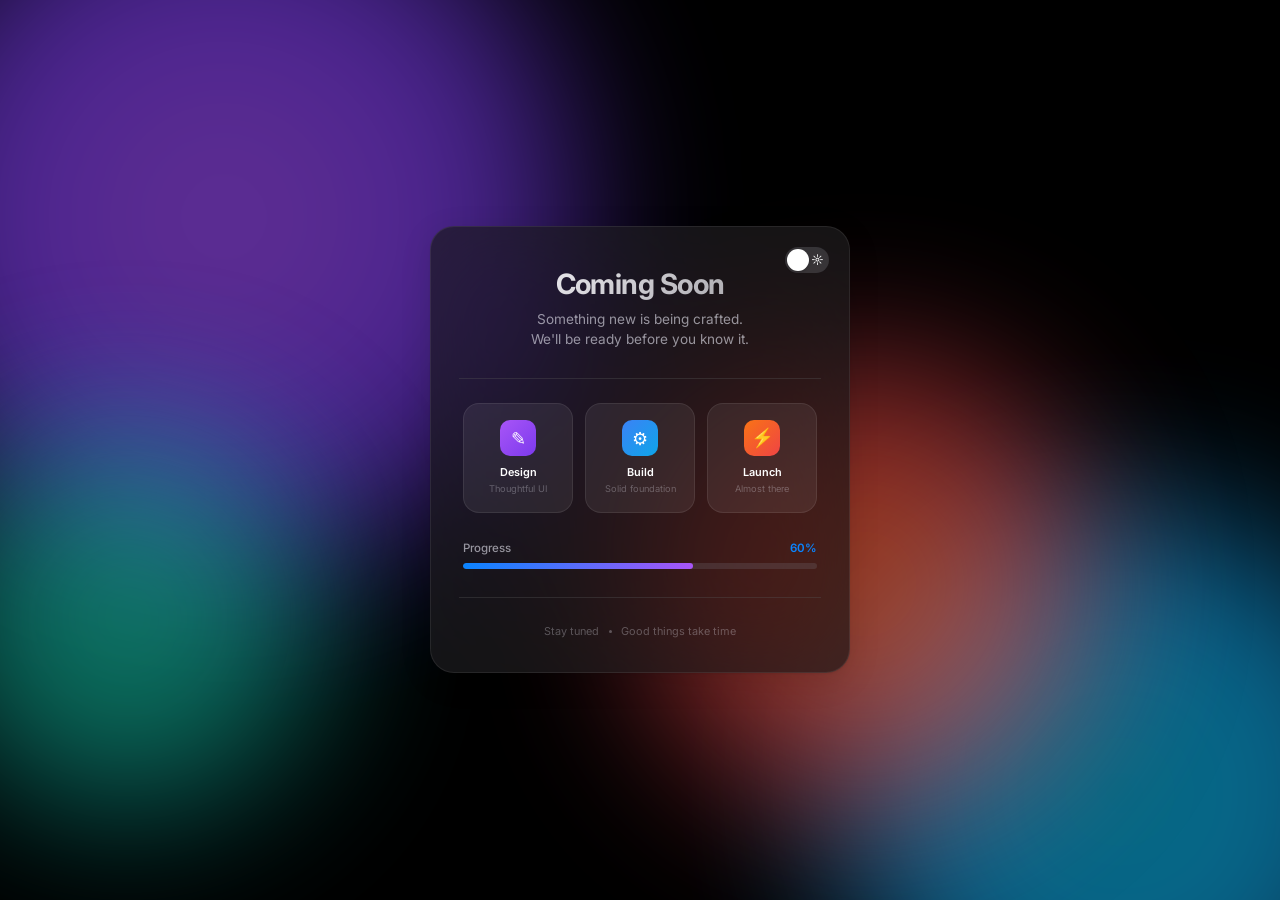
<file: index.html>
<!DOCTYPE html>
<html lang="en" data-theme="dark">
<head>
<meta charset="UTF-8">
<meta name="viewport" content="width=device-width, initial-scale=1.0">
<title>Coming Soon</title>
<style>
  @import url('https://fonts.googleapis.com/css2?family=Inter:wght@300;400;500;600;700&display=swap');

  :root {
    --bg: #000000;
    --card-bg: rgba(28, 28, 30, 0.72);
    --card-border: rgba(255, 255, 255, 0.08);
    --text-primary: #ffffff;
    --text-secondary: rgba(235, 235, 245, 0.6);
    --text-tertiary: rgba(235, 235, 245, 0.3);
    --separator: rgba(84, 84, 88, 0.36);
    --fill: rgba(120, 120, 128, 0.2);
    --accent: #0a84ff;
    --accent-soft: rgba(10, 132, 255, 0.15);
    --toggle-bg: rgba(120, 120, 128, 0.32);
    --toggle-knob: #ffffff;
    --icon-bg: rgba(255, 255, 255, 0.07);
    --blur: 60px;
    --progress-track: rgba(120, 120, 128, 0.24);
    --progress-fill: #0a84ff;
  }

  [data-theme="light"] {
    --bg: #f2f2f7;
    --card-bg: rgba(255, 255, 255, 0.72);
    --card-border: rgba(0, 0, 0, 0.04);
    --text-primary: #000000;
    --text-secondary: rgba(60, 60, 67, 0.6);
    --text-tertiary: rgba(60, 60, 67, 0.3);
    --separator: rgba(60, 60, 67, 0.12);
    --fill: rgba(120, 120, 128, 0.12);
    --accent: #007aff;
    --accent-soft: rgba(0, 122, 255, 0.1);
    --toggle-bg: rgba(120, 120, 128, 0.32);
    --icon-bg: rgba(0, 0, 0, 0.04);
    --progress-track: rgba(120, 120, 128, 0.16);
    --progress-fill: #007aff;
  }

  * { margin: 0; padding: 0; box-sizing: border-box; }

  body {
    font-family: 'Inter', -apple-system, BlinkMacSystemFont, 'SF Pro Display', sans-serif;
    min-height: 100vh;
    display: flex;
    align-items: center;
    justify-content: center;
    overflow: hidden;
    background: var(--bg);
    color: var(--text-primary);
    transition: background 0.5s ease;
    -webkit-font-smoothing: antialiased;
  }

  /* --- Vibrant animated background --- */
  .bg-canvas {
    position: fixed;
    inset: 0;
    z-index: 0;
    overflow: hidden;
  }

  .bg-orb {
    position: absolute;
    border-radius: 50%;
    filter: blur(80px);
    opacity: 0.6;
    will-change: transform;
    transition: opacity 0.6s ease;
  }

  [data-theme="light"] .bg-orb { opacity: 0.45; }

  .orb-1 {
    width: 55vmax;
    height: 55vmax;
    background: radial-gradient(circle, #a855f7, #7c3aed, #4f46e5);
    top: -15%;
    left: -10%;
    animation: float1 18s ease-in-out infinite;
  }
  .orb-2 {
    width: 45vmax;
    height: 45vmax;
    background: radial-gradient(circle, #06b6d4, #0ea5e9, #3b82f6);
    bottom: -20%;
    right: -10%;
    animation: float2 22s ease-in-out infinite;
  }
  .orb-3 {
    width: 35vmax;
    height: 35vmax;
    background: radial-gradient(circle, #f97316, #ef4444, #ec4899);
    top: 40%;
    left: 50%;
    animation: float3 20s ease-in-out infinite;
  }
  .orb-4 {
    width: 30vmax;
    height: 30vmax;
    background: radial-gradient(circle, #10b981, #14b8a6, #06b6d4);
    bottom: 10%;
    left: -5%;
    animation: float4 24s ease-in-out infinite;
  }

  @keyframes float1 {
    0%, 100% { transform: translate(0, 0) scale(1); }
    33% { transform: translate(8vw, 12vh) scale(1.1); }
    66% { transform: translate(-5vw, 5vh) scale(0.95); }
  }
  @keyframes float2 {
    0%, 100% { transform: translate(0, 0) scale(1); }
    33% { transform: translate(-10vw, -8vh) scale(1.05); }
    66% { transform: translate(6vw, -12vh) scale(0.9); }
  }
  @keyframes float3 {
    0%, 100% { transform: translate(-50%, -50%) scale(1); }
    33% { transform: translate(-40%, -60%) scale(1.15); }
    66% { transform: translate(-60%, -40%) scale(0.85); }
  }
  @keyframes float4 {
    0%, 100% { transform: translate(0, 0) scale(1); }
    50% { transform: translate(12vw, -6vh) scale(1.1); }
  }

  /* --- Card --- */
  .card {
    position: relative;
    z-index: 10;
    width: min(420px, 90vw);
    padding: 2.5rem 2rem 2rem;
    border-radius: 24px;
    background: var(--card-bg);
    border: 1px solid var(--card-border);
    backdrop-filter: blur(var(--blur)) saturate(180%);
    -webkit-backdrop-filter: blur(var(--blur)) saturate(180%);
    box-shadow:
      0 8px 32px rgba(0, 0, 0, 0.12),
      0 1px 3px rgba(0, 0, 0, 0.08);
    transition: background 0.5s, border-color 0.5s, box-shadow 0.5s;
  }

  /* --- Theme toggle --- */
  .theme-toggle {
    position: absolute;
    top: 1.25rem;
    right: 1.25rem;
    display: flex;
    align-items: center;
    gap: 0.5rem;
    cursor: pointer;
    -webkit-tap-highlight-color: transparent;
  }

  .toggle-label {
    font-size: 0.65rem;
    font-weight: 500;
    color: var(--text-tertiary);
    letter-spacing: 0.04em;
    text-transform: uppercase;
    transition: color 0.3s;
  }

  .toggle-track {
    width: 44px;
    height: 26px;
    border-radius: 13px;
    background: var(--toggle-bg);
    position: relative;
    transition: background 0.3s;
  }

  .toggle-track::after {
    content: '';
    position: absolute;
    top: 2px;
    left: 2px;
    width: 22px;
    height: 22px;
    border-radius: 50%;
    background: var(--toggle-knob);
    box-shadow: 0 1px 3px rgba(0,0,0,0.2);
    transition: transform 0.3s cubic-bezier(0.4, 0, 0.2, 1);
  }

  [data-theme="light"] .toggle-track {
    background: #34c759;
  }

  [data-theme="light"] .toggle-track::after {
    transform: translateX(18px);
  }

  .toggle-icons {
    display: flex;
    position: absolute;
    width: 100%;
    height: 100%;
    align-items: center;
    justify-content: space-between;
    padding: 0 5px;
    pointer-events: none;
  }

  .toggle-icon {
    font-size: 12px;
    line-height: 1;
  }

  /* --- Content --- */
  .header {
    text-align: center;
    margin-bottom: 1.75rem;
  }

  .header h1 {
    font-size: 1.75rem;
    font-weight: 700;
    letter-spacing: -0.02em;
    margin-bottom: 0.5rem;
    background: linear-gradient(135deg, var(--text-primary), var(--text-secondary));
    -webkit-background-clip: text;
    -webkit-text-fill-color: transparent;
    background-clip: text;
  }

  .header p {
    font-size: 0.85rem;
    color: var(--text-secondary);
    font-weight: 400;
    line-height: 1.5;
  }

  .sep {
    height: 1px;
    background: var(--separator);
    margin: 0 -0.25rem 1.5rem;
  }

  /* --- Features row --- */
  .features {
    display: flex;
    gap: 0.75rem;
    margin-bottom: 1.75rem;
  }

  .feature {
    flex: 1;
    text-align: center;
    padding: 1rem 0.5rem;
    border-radius: 16px;
    background: var(--icon-bg);
    border: 1px solid var(--card-border);
    transition: background 0.3s, transform 0.25s;
  }

  .feature:hover {
    transform: scale(1.04);
  }

  .feature-icon {
    width: 36px;
    height: 36px;
    margin: 0 auto 0.6rem;
    border-radius: 10px;
    display: flex;
    align-items: center;
    justify-content: center;
    font-size: 1.15rem;
  }

  .feature-icon.design { background: linear-gradient(135deg, #a855f7, #7c3aed); }
  .feature-icon.build  { background: linear-gradient(135deg, #3b82f6, #0ea5e9); }
  .feature-icon.launch { background: linear-gradient(135deg, #f97316, #ef4444); }

  .feature-title {
    font-size: 0.68rem;
    font-weight: 600;
    color: var(--text-primary);
    margin-bottom: 0.2rem;
    transition: color 0.3s;
  }

  .feature-desc {
    font-size: 0.58rem;
    color: var(--text-tertiary);
    line-height: 1.4;
    transition: color 0.3s;
  }

  /* --- Progress --- */
  .progress-section {
    margin-bottom: 1.75rem;
  }

  .progress-header {
    display: flex;
    justify-content: space-between;
    align-items: center;
    margin-bottom: 0.5rem;
  }

  .progress-label {
    font-size: 0.72rem;
    font-weight: 500;
    color: var(--text-secondary);
    transition: color 0.3s;
  }

  .progress-value {
    font-size: 0.72rem;
    font-weight: 600;
    color: var(--accent);
  }

  .progress-track {
    width: 100%;
    height: 6px;
    border-radius: 3px;
    background: var(--progress-track);
    overflow: hidden;
    transition: background 0.3s;
  }

  .progress-bar {
    height: 100%;
    width: 0%;
    border-radius: 3px;
    background: linear-gradient(90deg, var(--progress-fill), #a855f7);
    transition: width 1.5s cubic-bezier(0.4, 0, 0.2, 1);
  }

  /* --- Footer --- */
  .footer {
    text-align: center;
  }

  .footer p {
    font-size: 0.68rem;
    color: var(--text-tertiary);
    line-height: 1.7;
    transition: color 0.3s;
  }

  .footer .dot {
    display: inline-block;
    width: 3px;
    height: 3px;
    border-radius: 50%;
    background: var(--text-tertiary);
    vertical-align: middle;
    margin: 0 0.6rem;
    transition: background 0.3s;
  }
</style>
</head>
<body>

<div class="bg-canvas" id="bgCanvas">
  <div class="bg-orb orb-1"></div>
  <div class="bg-orb orb-2"></div>
  <div class="bg-orb orb-3"></div>
  <div class="bg-orb orb-4"></div>
</div>

<div class="card" id="card">

  <div class="theme-toggle" id="themeToggle">
    <div class="toggle-track">
      <div class="toggle-icons">
        <span class="toggle-icon">&#9789;</span>
        <span class="toggle-icon">&#9788;</span>
      </div>
    </div>
  </div>

  <div class="header">
    <h1>Coming Soon</h1>
    <p>Something new is being crafted.<br>We'll be ready before you know it.</p>
  </div>

  <div class="sep"></div>

  <div class="features">
    <div class="feature">
      <div class="feature-icon design">&#9998;</div>
      <div class="feature-title">Design</div>
      <div class="feature-desc">Thoughtful UI</div>
    </div>
    <div class="feature">
      <div class="feature-icon build">&#9881;</div>
      <div class="feature-title">Build</div>
      <div class="feature-desc">Solid foundation</div>
    </div>
    <div class="feature">
      <div class="feature-icon launch">&#9889;</div>
      <div class="feature-title">Launch</div>
      <div class="feature-desc">Almost there</div>
    </div>
  </div>

  <div class="progress-section">
    <div class="progress-header">
      <span class="progress-label">Progress</span>
      <span class="progress-value" id="progressValue">0%</span>
    </div>
    <div class="progress-track">
      <div class="progress-bar" id="progressBar"></div>
    </div>
  </div>

  <div class="sep"></div>

  <div class="footer">
    <p>Stay tuned<span class="dot"></span>Good things take time</p>
  </div>

</div>

<script>
// --- Theme toggle ---
const html = document.documentElement;
const toggle = document.getElementById('themeToggle');
const stored = localStorage.getItem('theme');
if (stored) html.setAttribute('data-theme', stored);

toggle.addEventListener('click', () => {
  const next = html.getAttribute('data-theme') === 'dark' ? 'light' : 'dark';
  html.setAttribute('data-theme', next);
  localStorage.setItem('theme', next);
});

// --- Parallax orbs on mouse ---
const orbs = document.querySelectorAll('.bg-orb');
const card = document.getElementById('card');
let mx = 0, my = 0, sx = 0, sy = 0;

document.addEventListener('mousemove', (e) => {
  mx = (e.clientX / innerWidth - 0.5) * 2;
  my = (e.clientY / innerHeight - 0.5) * 2;
});

const depths = [0.03, 0.05, 0.07, 0.04];

function tick() {
  sx += (mx - sx) * 0.03;
  sy += (my - sy) * 0.03;

  orbs.forEach((orb, i) => {
    const d = depths[i];
    const ox = sx * d * innerWidth;
    const oy = sy * d * innerHeight;
    // Combine parallax with existing CSS animation by adding translate
    orb.style.marginLeft = ox + 'px';
    orb.style.marginTop = oy + 'px';
  });

  // Subtle card tilt
  const rx = sy * 2;
  const ry = sx * -2;
  card.style.transform = `perspective(800px) rotateX(${rx}deg) rotateY(${ry}deg)`;

  requestAnimationFrame(tick);
}
tick();

// --- Animate progress bar on load ---
requestAnimationFrame(() => {
  setTimeout(() => {
    const bar = document.getElementById('progressBar');
    const val = document.getElementById('progressValue');
    bar.style.width = '65%';
    let current = 0;
    const target = 65;
    const step = () => {
      current += 1;
      if (current > target) return;
      val.textContent = current + '%';
      setTimeout(step, 1500 / target);
    };
    step();
  }, 300);
});
</script>
</body>
</html>
</file>
